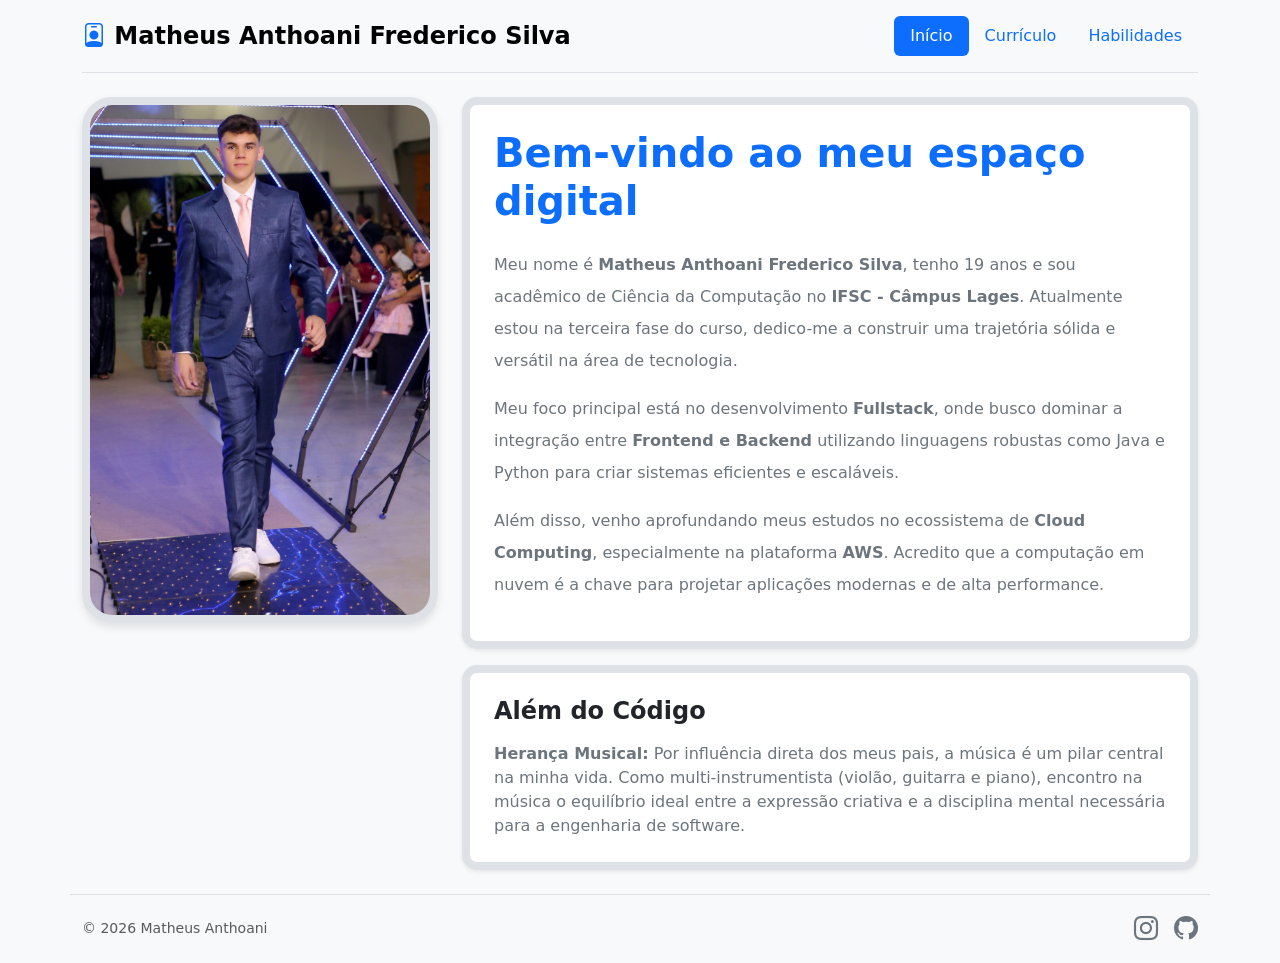
<file: index.html>
<!doctype html>
<html lang="pt-br">

<head>
    <meta charset="utf-8">
    <meta name="viewport" content="width=device-width, initial-scale=1">
    <title>Matheus Anthoani | Home</title>
    <link href="https://cdn.jsdelivr.net/npm/bootstrap@5.3.3/dist/css/bootstrap.min.css" rel="stylesheet">
    <link href="https://cdn.jsdelivr.net/npm/bootstrap-icons@1.10.5/font/bootstrap-icons.css" rel="stylesheet">
    <link rel="stylesheet" href="style.css">
</head>

<body>
    <div class="container">
        <header class="d-flex flex-wrap justify-content-center py-3 border-bottom">
            <a href="index.html"
                class="d-flex align-items-center mb-3 mb-md-0 me-md-auto link-body-emphasis text-decoration-none">
                <span class="fs-4 fw-bold"><i class="bi bi-person-badge text-primary"></i> Matheus Anthoani Frederico
                    Silva</span>
            </a>
            <ul class="nav nav-pills">
                <li class="nav-item"><a href="index.html" class="nav-link active" aria-current="page">Início</a></li>
                <li class="nav-item"><a href="curriculo.html" class="nav-link">Currículo</a></li>
                <li class="nav-item"><a href="habilidades.html" class="nav-link">Habilidades</a></li>
            </ul>
        </header>
    </div>

    <main class="flex-fill d-flex align-items-center py-4">
        <div class="container">
            <div class="row g-4 align-items-stretch">
                <div class="col-lg-4 col-md-5 h-100">
                    <img id="foto-eu" src="imagens/eu.jpeg" alt="Foto de Matheus Anthoani" class="img-fluid">
                </div>

                <div class="col-lg-8 col-md-7 d-flex flex-column gap-3">
                    <div class="border-detalhada p-4 flex-grow-1 shadow-sm">
                        <h2 class="display-6 fw-bold mb-4 text-primary">Bem-vindo ao meu espaço digital</h2>
                        <div class="lh-lg text-secondary">
                            <p>Meu nome é <strong>Matheus Anthoani Frederico Silva</strong>, tenho 19 anos e sou
                                acadêmico de Ciência da Computação no <strong>IFSC - Câmpus Lages</strong>. Atualmente
                                estou na terceira fase do curso, dedico-me a construir uma trajetória sólida e versátil
                                na área de tecnologia.</p>
                            <p>Meu foco principal está no desenvolvimento <strong>Fullstack</strong>, onde busco dominar
                                a integração entre <strong>Frontend e Backend</strong> utilizando linguagens robustas
                                como Java e Python para criar sistemas eficientes e escaláveis.</p>
                            <p>Além disso, venho aprofundando meus estudos no ecossistema de <strong>Cloud
                                    Computing</strong>, especialmente na plataforma <strong>AWS</strong>. Acredito que a
                                computação em nuvem é a chave para projetar aplicações modernas e de alta performance.
                            </p>
                        </div>
                    </div>

                    <div class="border-detalhada p-4 shadow-sm bg-white">
                        <h3 class="h4 fw-bold mb-3">Além do Código</h3>
                        <p class="text-secondary mb-0">
                            <strong>Herança Musical:</strong> Por influência direta dos meus pais, a música é um pilar
                            central na minha vida. Como multi-instrumentista (violão, guitarra e piano), encontro na
                            música o equilíbrio ideal entre a expressão criativa e a disciplina mental necessária para a
                            engenharia de software.
                        </p>
                    </div>
                </div>
            </div>
        </div>
    </main>

    <footer class="container mt-auto border-top py-3">
        <div class="d-flex flex-wrap justify-content-between align-items-center">
            <div class="col-md-4 d-flex align-items-center">
                <span class="text-body-secondary small">&copy; 2026 Matheus Anthoani</span>
            </div>
            <ul class="nav col-md-4 justify-content-end list-unstyled d-flex mb-0">
                <li class="ms-3"><a id="instagram" class="social-link" href="https://www.instagram.com/matheusanthoani/"
                        target="_blank"><i class="bi bi-instagram"></i></a></li>
                <li class="ms-3"><a id="github" class="social-link" href="https://github.com/Anthoani"
                        target="_blank"><i class="bi bi-github"></i></a></li>
            </ul>
        </div>
    </footer>
    <script src="https://cdn.jsdelivr.net/npm/bootstrap@5.3.3/dist/js/bootstrap.bundle.min.js"></script>
</body>

</html>
</file>
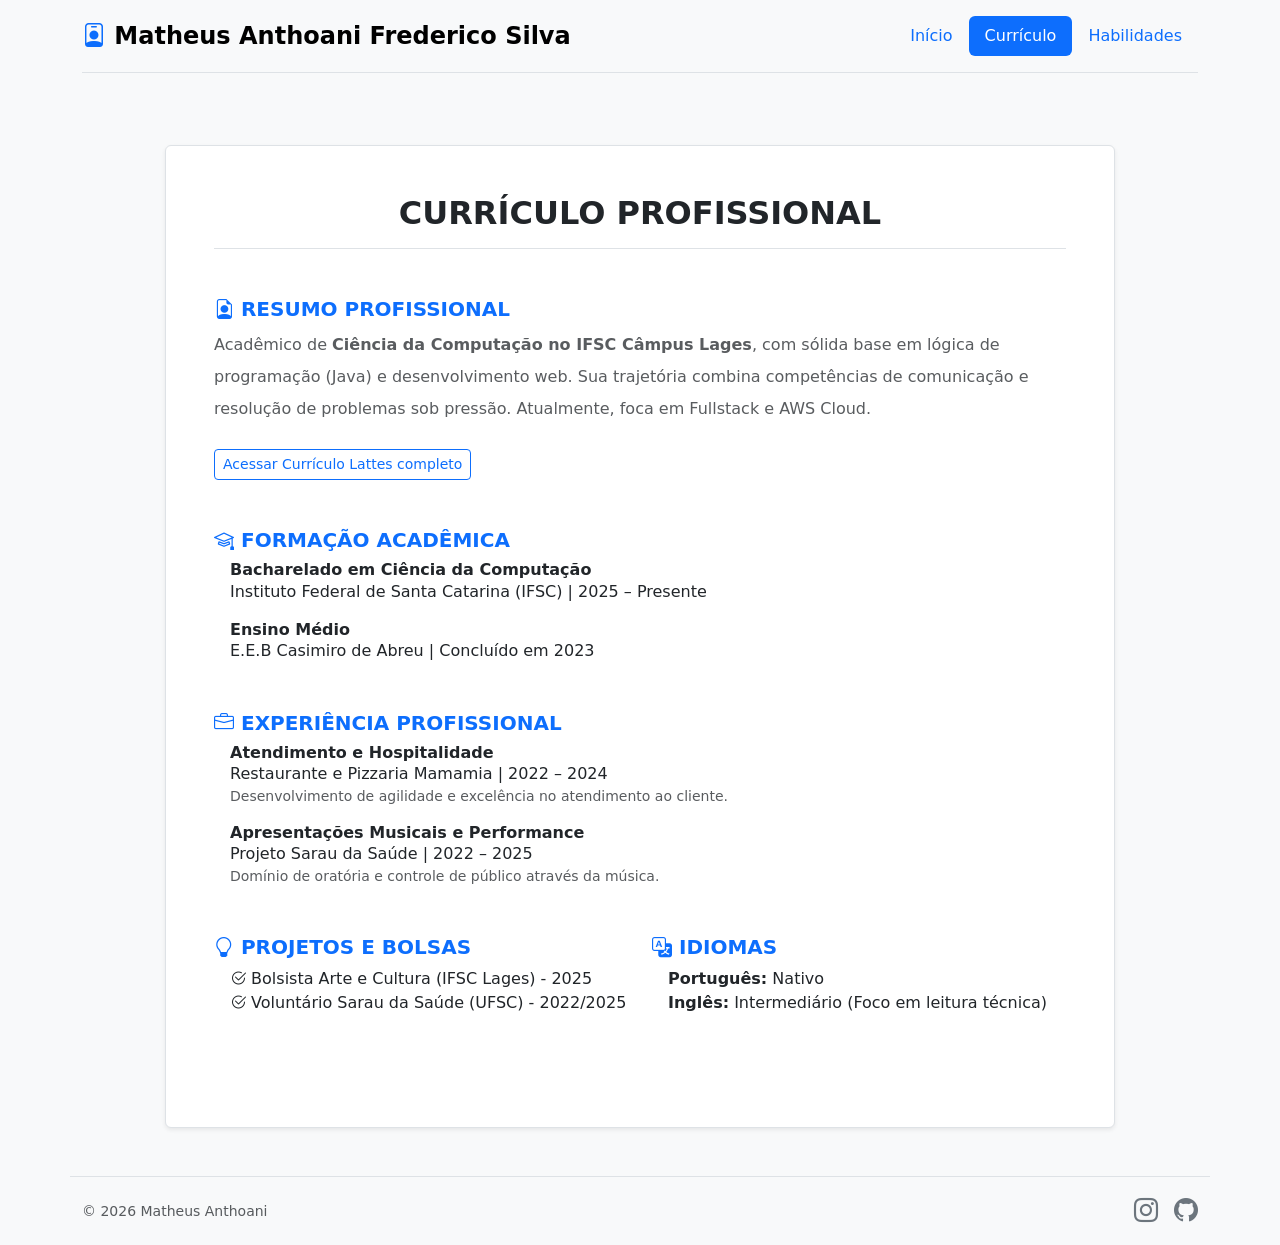
<file: curriculo.html>
<!doctype html>
<html lang="pt-br">

<head>
    <meta charset="utf-8">
    <meta name="viewport" content="width=device-width, initial-scale=1">
    <title>Matheus Anthoani | Currículo</title>
    <link href="https://cdn.jsdelivr.net/npm/bootstrap@5.3.3/dist/css/bootstrap.min.css" rel="stylesheet">
    <script src="https://cdn.jsdelivr.net/npm/bootstrap@5.3.3/dist/js/bootstrap.bundle.min.js"></script>
    <link href="https://cdn.jsdelivr.net/npm/bootstrap-icons@1.10.5/font/bootstrap-icons.css" rel="stylesheet">
    <link rel="stylesheet" href="style.css">
    
    <style>
        /* Estilo para o link do Lattes no rodapé (seguindo seu padrão anterior) */
        #lattes:hover {
            color: #003399 !important; /* Azul acadêmico */
            transform: scale(1.1);
        }
    </style>

</head>

<body>
    <div class="container">
        <header class="d-flex flex-wrap justify-content-center py-3 mb-4 border-bottom">
            <a href="index.html" class="d-flex align-items-center mb-3 mb-md-0 me-md-auto link-body-emphasis text-decoration-none">
                <span class="fs-4 fw-bold"><i class="bi bi-person-badge text-primary"></i> Matheus Anthoani Frederico Silva</span>
            </a>
            <ul class="nav nav-pills">
                <li class="nav-item"><a href="index.html" class="nav-link">Início</a> </li>
                <li class="nav-item"><a href="curriculo.html" class="nav-link active" aria-current="page">Currículo</a></li>
                <li class="nav-item"><a href="habilidades.html" class="nav-link">Habilidades</a></li>
            </ul>
        </header>
    </div>

    <main class="container my-5">
        <div class="row justify-content-center">
            <div class="col-lg-10 p-5 border rounded shadow-sm bg-white">
                <h2 class="text-center mb-5 border-bottom pb-3 text-uppercase fw-bold">Currículo Profissional</h2>

                <section class="mb-5">
                    <h5 class="text-primary fw-bold text-uppercase"><i class="bi bi-file-earmark-person"></i> Resumo Profissional</h5>
                    <p class="text-muted lh-lg">
                        Acadêmico de <strong>Ciência da Computação no IFSC Câmpus Lages</strong>, com sólida base em lógica de programação (Java) e desenvolvimento web. 
                        Sua trajetória combina competências de comunicação e resolução de problemas sob pressão. Atualmente, foca em Fullstack e AWS Cloud.
                    </p>
                    <a href="https://buscatextual.cnpq.br/buscatextual/visualizacv.do?id=K1148064A2&tokenCaptchar=[base64]" 
                    target="_blank" class="btn btn-outline-primary btn-sm mt-2"> Acessar Currículo Lattes completo
                    </a>
                </section>

                <section class="mb-5">
                    <h5 class="text-primary fw-bold text-uppercase"><i class="bi bi-mortarboard"></i> Formação Acadêmica</h5>
                    <div class="ms-3">
                        <div class="mb-3">
                            <h6 class="fw-bold mb-0">Bacharelado em Ciência da Computação</h6>
                            <span>Instituto Federal de Santa Catarina (IFSC) | 2025 – Presente</span>
                        </div>
                        <div class="mb-3">
                            <h6 class="fw-bold mb-0">Ensino Médio</h6>
                            <span>E.E.B Casimiro de Abreu | Concluído em 2023</span>
                        </div>
                    </div>
                </section>

                <section class="mb-5">
                    <h5 class="text-primary fw-bold text-uppercase"><i class="bi bi-briefcase"></i> Experiência Profissional</h5>
                    <div class="ms-3">
                        <div class="mb-3">
                            <h6 class="fw-bold mb-0">Atendimento e Hospitalidade</h6>
                            <span>Restaurante e Pizzaria Mamamia | 2022 – 2024</span>
                            <p class="small text-muted italic">Desenvolvimento de agilidade e excelência no atendimento ao cliente.</p>
                        </div>
                        <div class="mb-3">
                            <h6 class="fw-bold mb-0">Apresentações Musicais e Performance</h6>
                            <span>Projeto Sarau da Saúde | 2022 – 2025</span>
                            <p class="small text-muted italic">Domínio de oratória e controle de público através da música.</p>
                        </div>
                    </div>
                </section>

                <div class="row">
                    <div class="col-md-6 mb-5">
                        <h5 class="text-primary fw-bold text-uppercase"><i class="bi bi-lightbulb"></i> Projetos e Bolsas</h5>
                        <ul class="list-unstyled ms-3">
                            <li><i class="bi bi-check2-circle"></i> Bolsista Arte e Cultura (IFSC Lages) - 2025</li>
                            <li><i class="bi bi-check2-circle"></i> Voluntário Sarau da Saúde (UFSC) - 2022/2025</li>
                        </ul>
                    </div>

                    <div class="col-md-6 mb-5">
                        <h5 class="text-primary fw-bold text-uppercase"><i class="bi bi-translate"></i> Idiomas</h5>
                        <ul class="list-unstyled ms-3">
                            <li><strong>Português:</strong> Nativo</li>
                            <li><strong>Inglês:</strong> Intermediário (Foco em leitura técnica)</li>
                        </ul>
                    </div>
                </div>
            </div>
        </div>
    </main>

    <footer class="container mt-auto border-top py-3">
        <div class="d-flex flex-wrap justify-content-between align-items-center">
            <div class="col-md-4 d-flex align-items-center">
                <span class="text-body-secondary small">&copy; 2026 Matheus Anthoani</span>
            </div>
            <ul class="nav col-md-4 justify-content-end list-unstyled d-flex mb-0">
                <li class="ms-3"><a id="instagram" class="social-link" href="https://www.instagram.com/matheusanthoani/" target="_blank"><i class="bi bi-instagram"></i></a></li>
                <li class="ms-3"><a id="github" class="social-link" href="https://github.com/Anthoani" target="_blank"><i class="bi bi-github"></i></a></li>
            </ul>
        </div>
    </footer>

</body>
</html>
</file>
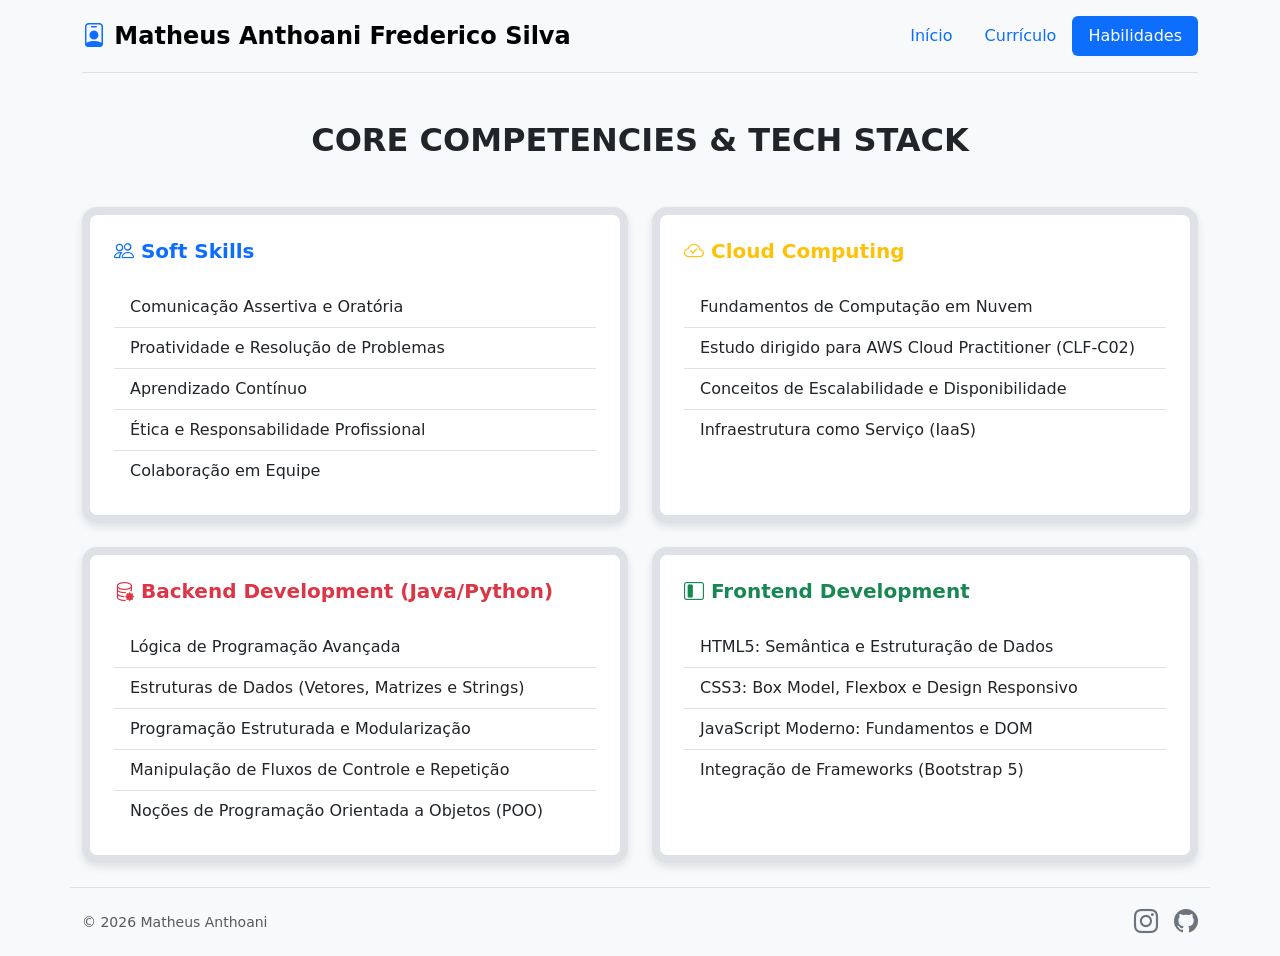
<file: habilidades.html>
<!doctype html>
<html lang="pt-br">

<head>
    <meta charset="utf-8">
    <meta name="viewport" content="width=device-width, initial-scale=1">
    <title>Matheus Anthoani | Habilidades</title>
    <link href="https://cdn.jsdelivr.net/npm/bootstrap@5.3.3/dist/css/bootstrap.min.css" rel="stylesheet">
    <link href="https://cdn.jsdelivr.net/npm/bootstrap-icons@1.10.5/font/bootstrap-icons.css" rel="stylesheet">
    <link rel="stylesheet" href="style.css">
</head>

<body>
    <div class="container">
        <header class="d-flex flex-wrap justify-content-center py-3 mb-4 border-bottom">
            <a href="index.html" class="d-flex align-items-center mb-3 mb-md-0 me-md-auto link-body-emphasis text-decoration-none">
                <span class="fs-4 fw-bold"><i class="bi bi-person-badge text-primary"></i> Matheus Anthoani Frederico Silva</span>
            </a>
            <ul class="nav nav-pills">
                <li class="nav-item"><a href="index.html" class="nav-link">Início</a></li>
                <li class="nav-item"><a href="curriculo.html" class="nav-link">Currículo</a></li>
                <li class="nav-item"><a href="habilidades.html" class="nav-link active" aria-current="page">Habilidades</a></li>
            </ul>
        </header>
    </div>

    <main class="container py-4">
        <h2 class="text-center mb-5 fw-bold text-uppercase">Core Competencies & Tech Stack</h2>

        <div class="row g-4">
            <div class="col-md-6">
                <div class="p-4 border-detalhada h-100">
                    <h5 class="mb-4 text-primary fw-bold"><i class="bi bi-people"></i> Soft Skills</h5>
                    <ul class="list-group list-group-flush">
                        <li class="list-group-item">Comunicação Assertiva e Oratória</li>
                        <li class="list-group-item">Proatividade e Resolução de Problemas</li>
                        <li class="list-group-item">Aprendizado Contínuo</li>
                        <li class="list-group-item">Ética e Responsabilidade Profissional</li>
                        <li class="list-group-item">Colaboração em Equipe</li>
                    </ul>
                </div>
            </div>

            <div class="col-md-6">
                <div class="p-4 border-detalhada h-100">
                    <h5 class="mb-4 text-warning fw-bold"><i class="bi bi-cloud-check"></i> Cloud Computing</h5>
                    <ul class="list-group list-group-flush">
                        <li class="list-group-item">Fundamentos de Computação em Nuvem</li>
                        <li class="list-group-item">Estudo dirigido para AWS Cloud Practitioner (CLF-C02)</li>
                        <li class="list-group-item">Conceitos de Escalabilidade e Disponibilidade</li>
                        <li class="list-group-item">Infraestrutura como Serviço (IaaS)</li>
                    </ul>
                </div>
            </div>

            <div class="col-md-6">
                <div class="p-4 border-detalhada h-100">
                    <h5 class="mb-4 text-danger fw-bold"><i class="bi bi-database-gear"></i> Backend Development (Java/Python)</h5>
                    <ul class="list-group list-group-flush">
                        <li class="list-group-item">Lógica de Programação Avançada</li>
                        <li class="list-group-item">Estruturas de Dados (Vetores, Matrizes e Strings)</li>
                        <li class="list-group-item">Programação Estruturada e Modularização</li>
                        <li class="list-group-item">Manipulação de Fluxos de Controle e Repetição</li>
                        <li class="list-group-item">Noções de Programação Orientada a Objetos (POO)</li>
                    </ul>
                </div>
            </div>

            <div class="col-md-6">
                <div class="p-4 border-detalhada h-100">
                    <h5 class="mb-4 text-success fw-bold"><i class="bi bi-layout-sidebar-inset"></i> Frontend Development</h5>
                    <ul class="list-group list-group-flush">
                        <li class="list-group-item">HTML5: Semântica e Estruturação de Dados</li>
                        <li class="list-group-item">CSS3: Box Model, Flexbox e Design Responsivo</li>
                        <li class="list-group-item">JavaScript Moderno: Fundamentos e DOM</li>
                        <li class="list-group-item">Integração de Frameworks (Bootstrap 5)</li>
                    </ul>
                </div>
            </div>
        </div>
    </main>

    <footer class="container mt-auto border-top py-3">
        <div class="d-flex flex-wrap justify-content-between align-items-center">
            <div class="col-md-4 d-flex align-items-center">
                <span class="text-body-secondary small">&copy; 2026 Matheus Anthoani</span>
            </div>
            <ul class="nav col-md-4 justify-content-end list-unstyled d-flex mb-0">
                <li class="ms-3"><a id="instagram" class="social-link" href="https://www.instagram.com/matheusanthoani/" target="_blank"><i class="bi bi-instagram"></i></a></li>
                <li class="ms-3"><a id="github" class="social-link" href="https://github.com/Anthoani" target="_blank"><i class="bi bi-github"></i></a></li>
            </ul>
        </div>
    </footer>

    <script src="https://cdn.jsdelivr.net/npm/bootstrap@5.3.3/dist/js/bootstrap.bundle.min.js"></script>
</body>

</html>
</file>
<file: style.css>
/* Variáveis para facilitar mudanças de cor futuras */
:root {
    --primary-color: #0d6efd;
    --border-color: #dee2e6;
    --insta-color: #E4405F;
    --github-color: #24292e;
    --lattes-color: #003399;
}

/* Reset e Layout Base */
html {
    height: 100%;
    background-color: #f8f9fa;
}

body {
    min-height: 100%;  /* min-height em vez de height */
    background-color: #f8f9fa;
}

body {
    display: flex;
    flex-direction: column;
}

/* Utilitários de Borda e Sombra */
.border-detalhada {
    border: 8px solid var(--border-color) !important;
    box-shadow: 0 4px 8px rgba(0, 0, 0, 0.1);
    border-radius: 15px;
    background-color: #fff;
    transition: transform 0.3s ease, box-shadow 0.3s ease;
}

.border-detalhada:hover {
    transform: translateY(-5px);
    box-shadow: 0 10px 20px rgba(0, 0, 0, 0.15) !important;
}

/* Estilo da Foto */
#foto-eu {
    border: 8px solid var(--border-color) !important;
    box-shadow: 0 4px 8px rgba(0, 0, 0, 0.1);
    border-radius: 30px;
    object-fit: cover;
    object-position: top; /* foca no rosto em vez dos pés */
    width: 100%;
    height: 100%;          /* preenche a altura da coluna */
    display: block;
}

/* Rodapé e Ícones Sociais */
footer {
    user-select: none;
}

.social-link {
    transition: all 0.3s ease;
    color: #6c757d !important;
    text-decoration: none;
    display: inline-block;
}

.social-link .bi {
    font-size: 24px;
    transition: color 0.3s ease;
}

#instagram:hover { color: var(--insta-color) !important; transform: scale(1.2); }
#github:hover { color: var(--github-color) !important; transform: scale(1.2); }


/* Customizações Adicionais */
.fundo-vermelho {
    border: 2px solid red;
    border-radius: 999px;
    color: red;
    padding: 0.2rem 0.5rem;
}
</file>
